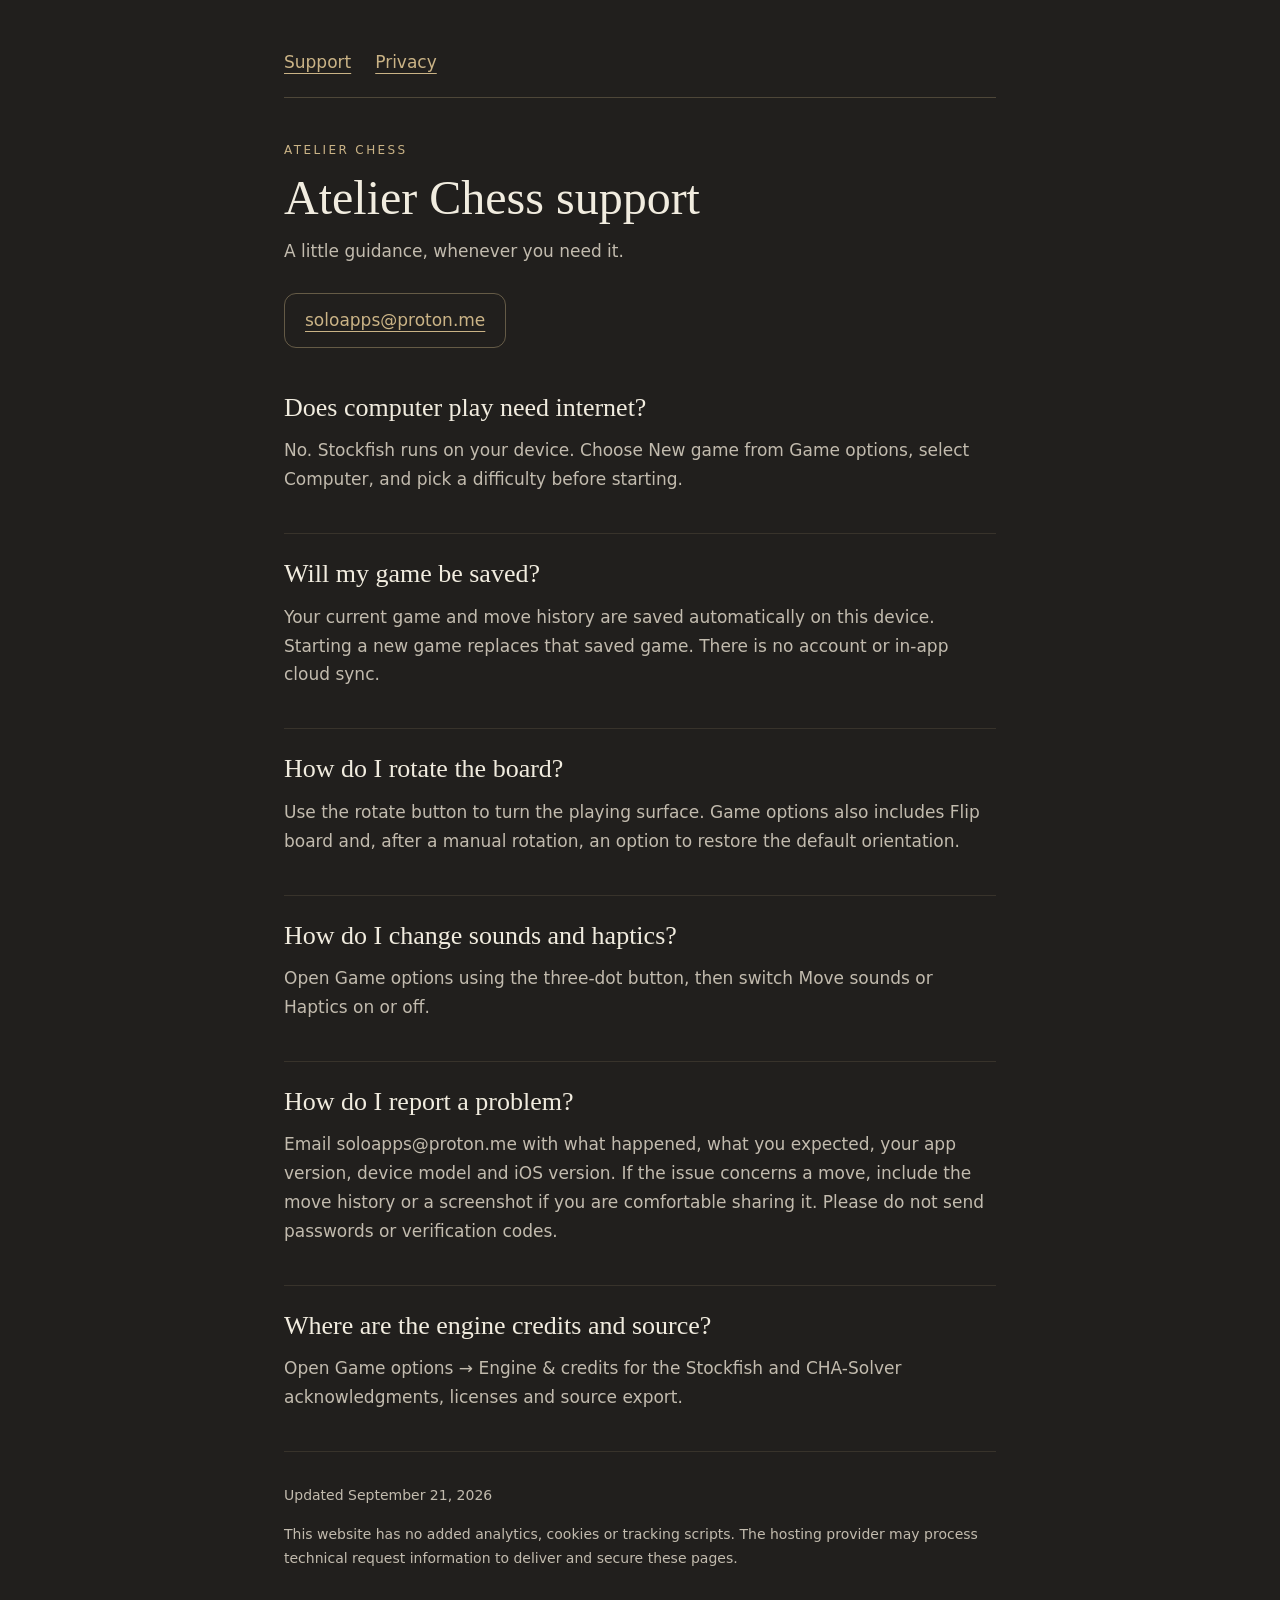
<file: index.html>
<!doctype html><html lang="en"><head><meta charset="utf-8"><meta name="viewport" content="width=device-width,initial-scale=1"><title>Atelier Chess support · Atelier Chess</title><meta name="description" content="A little guidance, whenever you need it."><link rel="stylesheet" href="style.css"><link rel="icon" href="favicon.svg" type="image/svg+xml"></head><body><main><nav aria-label="Main"><a href="index.html">Support</a><a href="privacy.html">Privacy</a></nav><header><div class="eyebrow">ATELIER CHESS</div><h1>Atelier Chess support</h1><p>A little guidance, whenever you need it.</p><a class="contact" href="mailto:soloapps@proton.me?subject=Atelier%20Chess%20Support">soloapps@proton.me</a></header><section><h2>Does computer play need internet?</h2><p>No. Stockfish runs on your device. Choose New game from Game options, select Computer, and pick a difficulty before starting.</p></section><section><h2>Will my game be saved?</h2><p>Your current game and move history are saved automatically on this device. Starting a new game replaces that saved game. There is no account or in-app cloud sync.</p></section><section><h2>How do I rotate the board?</h2><p>Use the rotate button to turn the playing surface. Game options also includes Flip board and, after a manual rotation, an option to restore the default orientation.</p></section><section><h2>How do I change sounds and haptics?</h2><p>Open Game options using the three-dot button, then switch Move sounds or Haptics on or off.</p></section><section><h2>How do I report a problem?</h2><p>Email soloapps@proton.me with what happened, what you expected, your app version, device model and iOS version. If the issue concerns a move, include the move history or a screenshot if you are comfortable sharing it. Please do not send passwords or verification codes.</p></section><section><h2>Where are the engine credits and source?</h2><p>Open Game options → Engine &amp; credits for the Stockfish and CHA-Solver acknowledgments, licenses and source export.</p></section><footer><p>Updated September 21, 2026</p><p>This website has no added analytics, cookies or tracking scripts. The hosting provider may process technical request information to deliver and secure these pages.</p></footer></main></body></html>
</file>
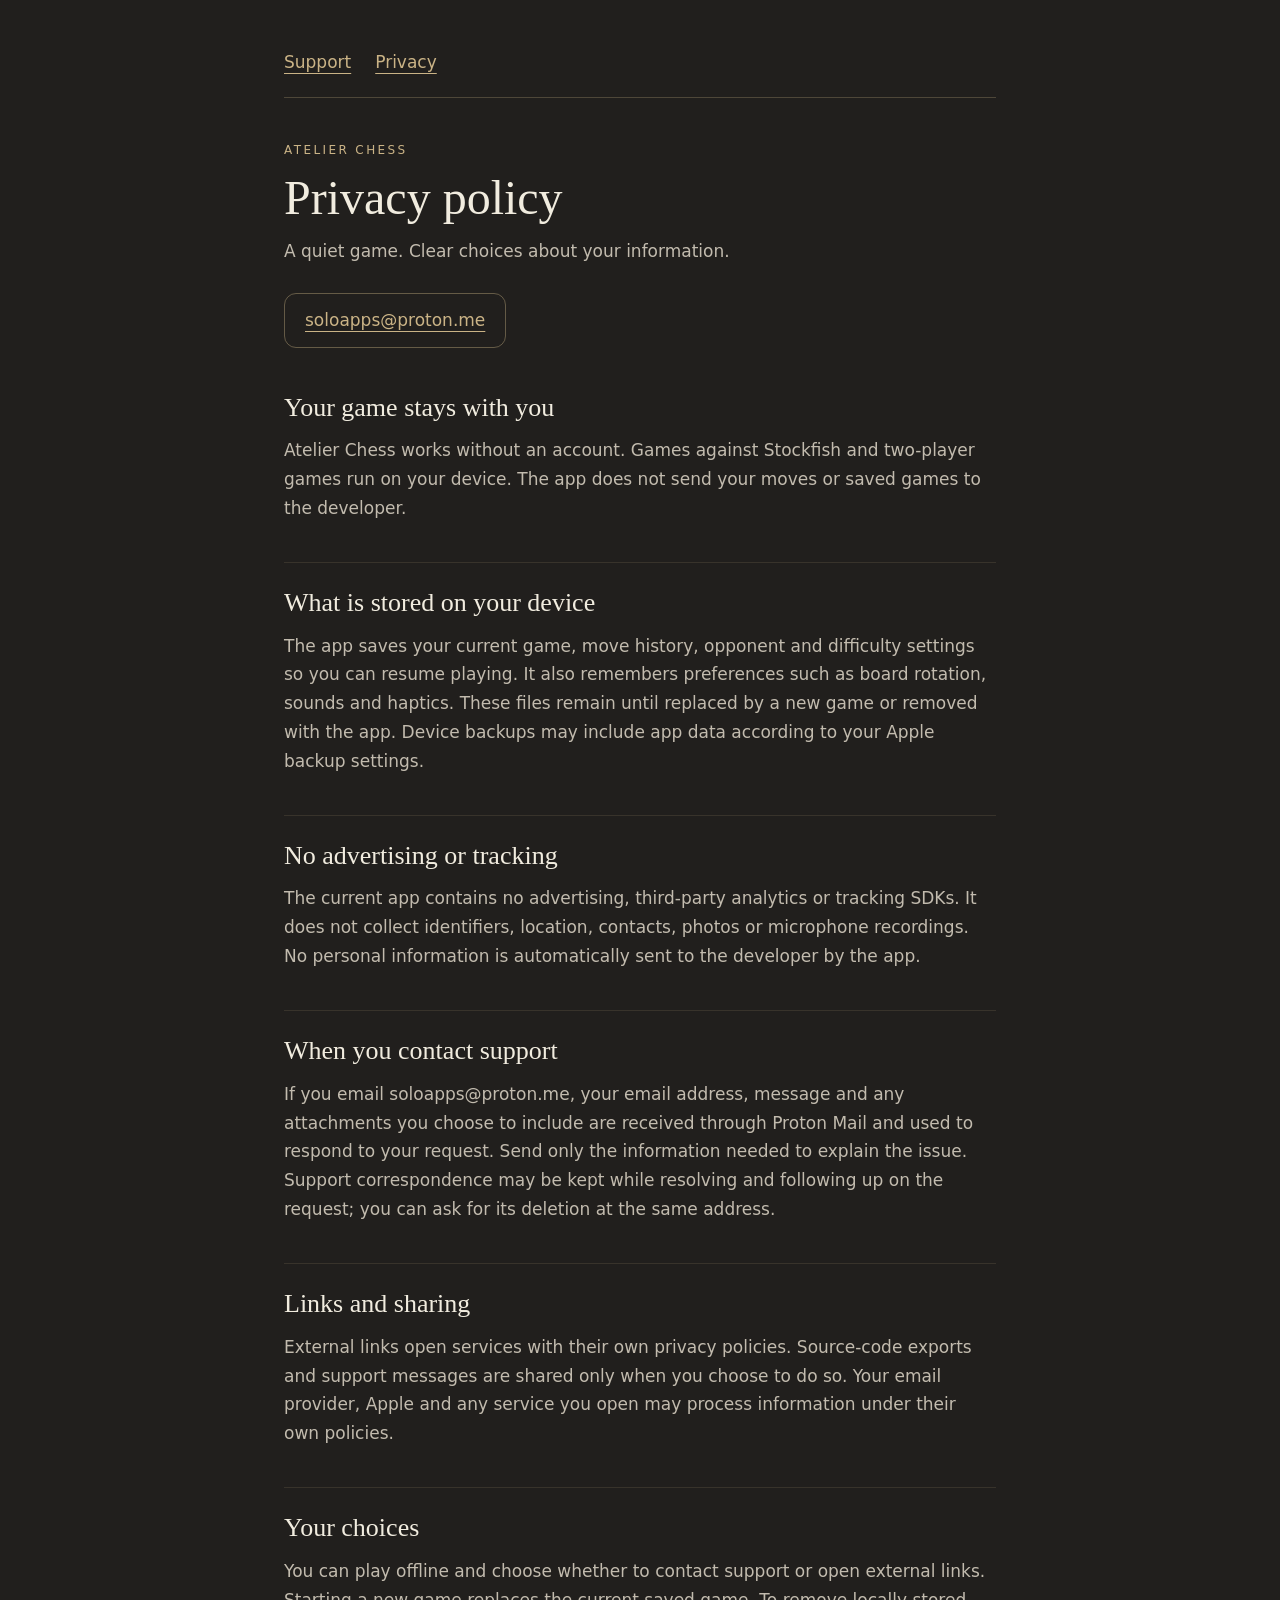
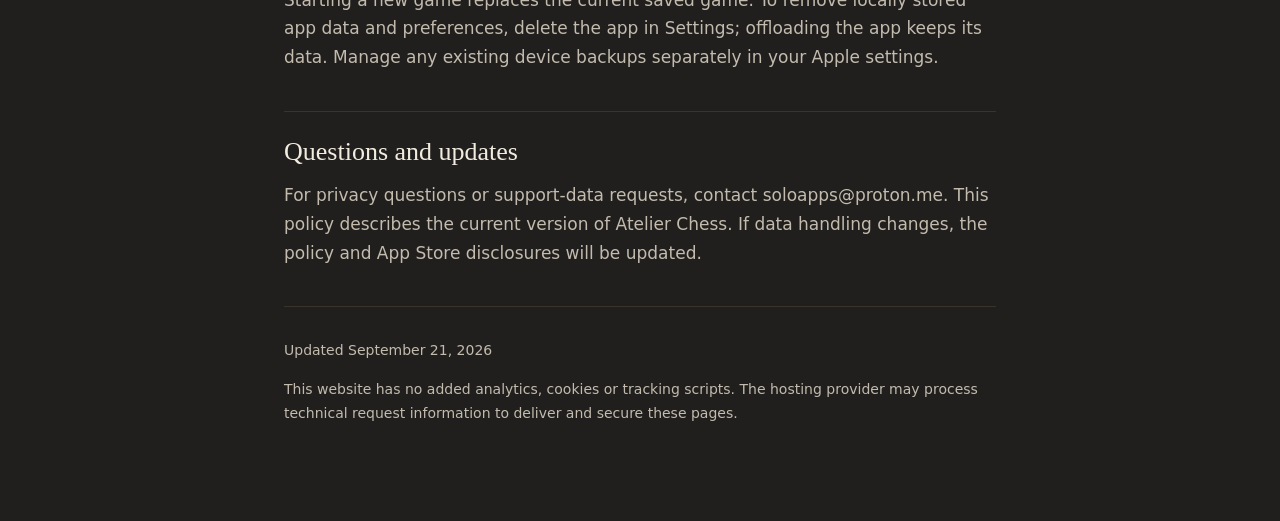
<file: privacy.html>
<!doctype html><html lang="en"><head><meta charset="utf-8"><meta name="viewport" content="width=device-width,initial-scale=1"><title>Privacy policy · Atelier Chess</title><meta name="description" content="A quiet game. Clear choices about your information."><link rel="stylesheet" href="style.css"><link rel="icon" href="favicon.svg" type="image/svg+xml"></head><body><main><nav aria-label="Main"><a href="index.html">Support</a><a href="privacy.html">Privacy</a></nav><header><div class="eyebrow">ATELIER CHESS</div><h1>Privacy policy</h1><p>A quiet game. Clear choices about your information.</p><a class="contact" href="mailto:soloapps@proton.me?subject=Atelier%20Chess%20Privacy">soloapps@proton.me</a></header><section><h2>Your game stays with you</h2><p>Atelier Chess works without an account. Games against Stockfish and two-player games run on your device. The app does not send your moves or saved games to the developer.</p></section><section><h2>What is stored on your device</h2><p>The app saves your current game, move history, opponent and difficulty settings so you can resume playing. It also remembers preferences such as board rotation, sounds and haptics. These files remain until replaced by a new game or removed with the app. Device backups may include app data according to your Apple backup settings.</p></section><section><h2>No advertising or tracking</h2><p>The current app contains no advertising, third-party analytics or tracking SDKs. It does not collect identifiers, location, contacts, photos or microphone recordings. No personal information is automatically sent to the developer by the app.</p></section><section><h2>When you contact support</h2><p>If you email soloapps@proton.me, your email address, message and any attachments you choose to include are received through Proton Mail and used to respond to your request. Send only the information needed to explain the issue. Support correspondence may be kept while resolving and following up on the request; you can ask for its deletion at the same address.</p></section><section><h2>Links and sharing</h2><p>External links open services with their own privacy policies. Source-code exports and support messages are shared only when you choose to do so. Your email provider, Apple and any service you open may process information under their own policies.</p></section><section><h2>Your choices</h2><p>You can play offline and choose whether to contact support or open external links. Starting a new game replaces the current saved game. To remove locally stored app data and preferences, delete the app in Settings; offloading the app keeps its data. Manage any existing device backups separately in your Apple settings.</p></section><section><h2>Questions and updates</h2><p>For privacy questions or support-data requests, contact soloapps@proton.me. This policy describes the current version of Atelier Chess. If data handling changes, the policy and App Store disclosures will be updated.</p></section><footer><p>Updated September 21, 2026</p><p>This website has no added analytics, cookies or tracking scripts. The hosting provider may process technical request information to deliver and secure these pages.</p></footer></main></body></html>
</file>
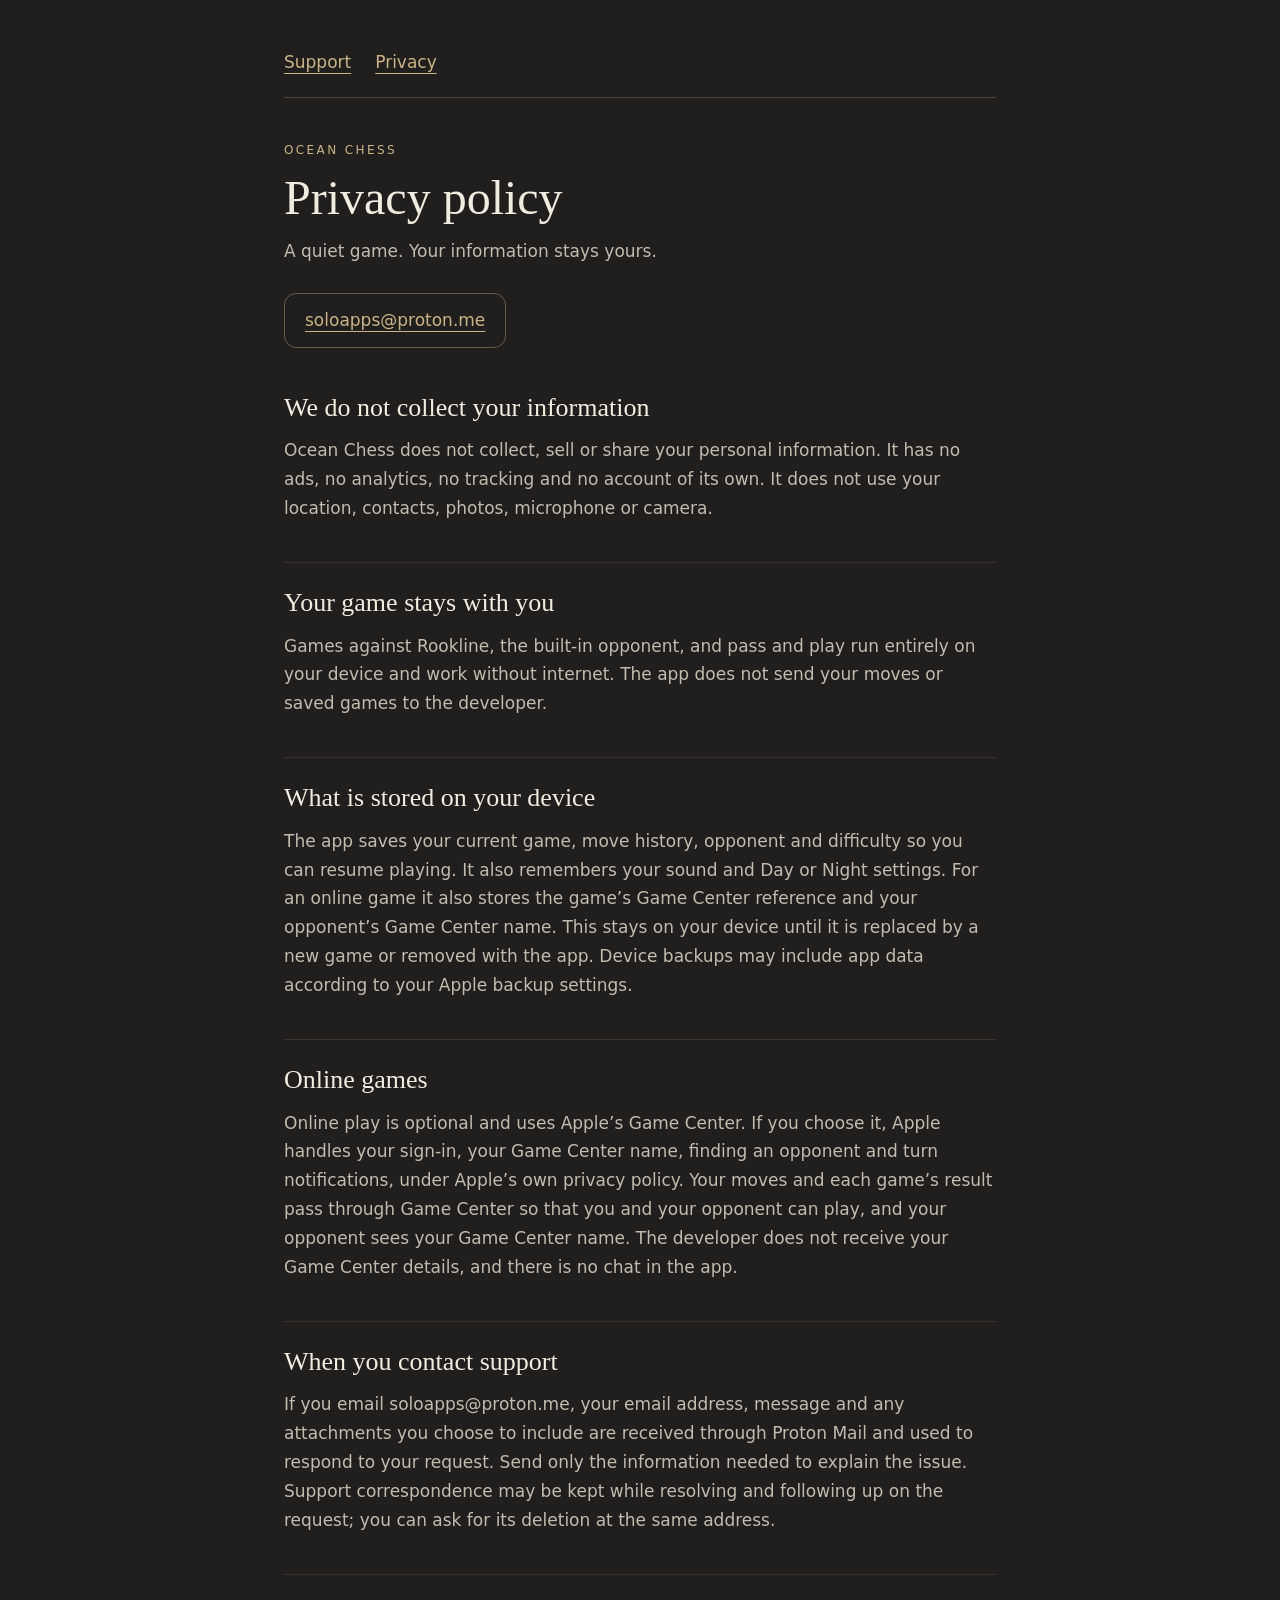
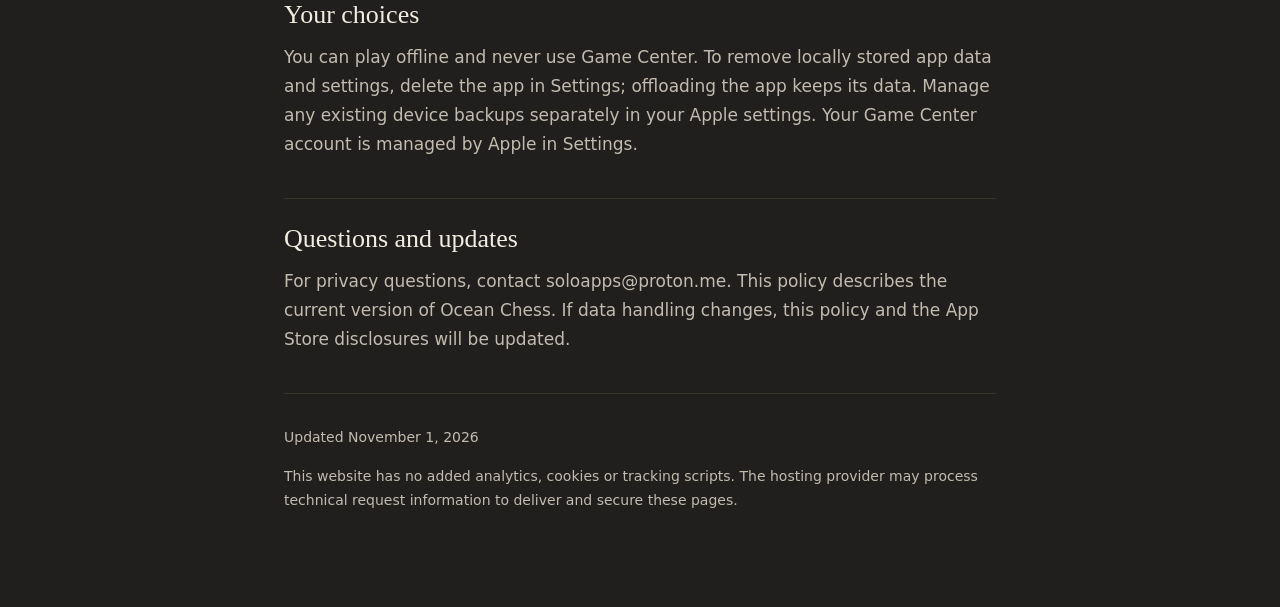
<file: ocean-chess/privacy.html>
<!doctype html><html lang="en"><head><meta charset="utf-8"><meta name="viewport" content="width=device-width,initial-scale=1"><title>Privacy policy · Ocean Chess</title><meta name="description" content="Ocean Chess does not collect your information."><link rel="icon" href="../favicon.svg" type="image/svg+xml"><link rel="stylesheet" href="../style.css"></head><body><main><nav aria-label="Main"><a href="support.html">Support</a><a href="privacy.html" aria-current="page">Privacy</a></nav><header><div class="eyebrow">OCEAN CHESS</div><h1>Privacy policy</h1><p>A quiet game. Your information stays yours.</p><a class="contact" href="mailto:soloapps@proton.me?subject=Ocean%20Chess%20Privacy">soloapps@proton.me</a></header><section><h2>We do not collect your information</h2><p>Ocean Chess does not collect, sell or share your personal information. It has no ads, no analytics, no tracking and no account of its own. It does not use your location, contacts, photos, microphone or camera.</p></section><section><h2>Your game stays with you</h2><p>Games against Rookline, the built-in opponent, and pass and play run entirely on your device and work without internet. The app does not send your moves or saved games to the developer.</p></section><section><h2>What is stored on your device</h2><p>The app saves your current game, move history, opponent and difficulty so you can resume playing. It also remembers your sound and Day or Night settings. For an online game it also stores the game’s Game Center reference and your opponent’s Game Center name. This stays on your device until it is replaced by a new game or removed with the app. Device backups may include app data according to your Apple backup settings.</p></section><section><h2>Online games</h2><p>Online play is optional and uses Apple’s Game Center. If you choose it, Apple handles your sign-in, your Game Center name, finding an opponent and turn notifications, under Apple’s own privacy policy. Your moves and each game’s result pass through Game Center so that you and your opponent can play, and your opponent sees your Game Center name. The developer does not receive your Game Center details, and there is no chat in the app.</p></section><section><h2>When you contact support</h2><p>If you email soloapps@proton.me, your email address, message and any attachments you choose to include are received through Proton Mail and used to respond to your request. Send only the information needed to explain the issue. Support correspondence may be kept while resolving and following up on the request; you can ask for its deletion at the same address.</p></section><section><h2>Your choices</h2><p>You can play offline and never use Game Center. To remove locally stored app data and settings, delete the app in Settings; offloading the app keeps its data. Manage any existing device backups separately in your Apple settings. Your Game Center account is managed by Apple in Settings.</p></section><section><h2>Questions and updates</h2><p>For privacy questions, contact soloapps@proton.me. This policy describes the current version of Ocean Chess. If data handling changes, this policy and the App Store disclosures will be updated.</p></section><footer><p>Updated November 1, 2026</p><p>This website has no added analytics, cookies or tracking scripts. The hosting provider may process technical request information to deliver and secure these pages.</p></footer></main></body></html>
</file>
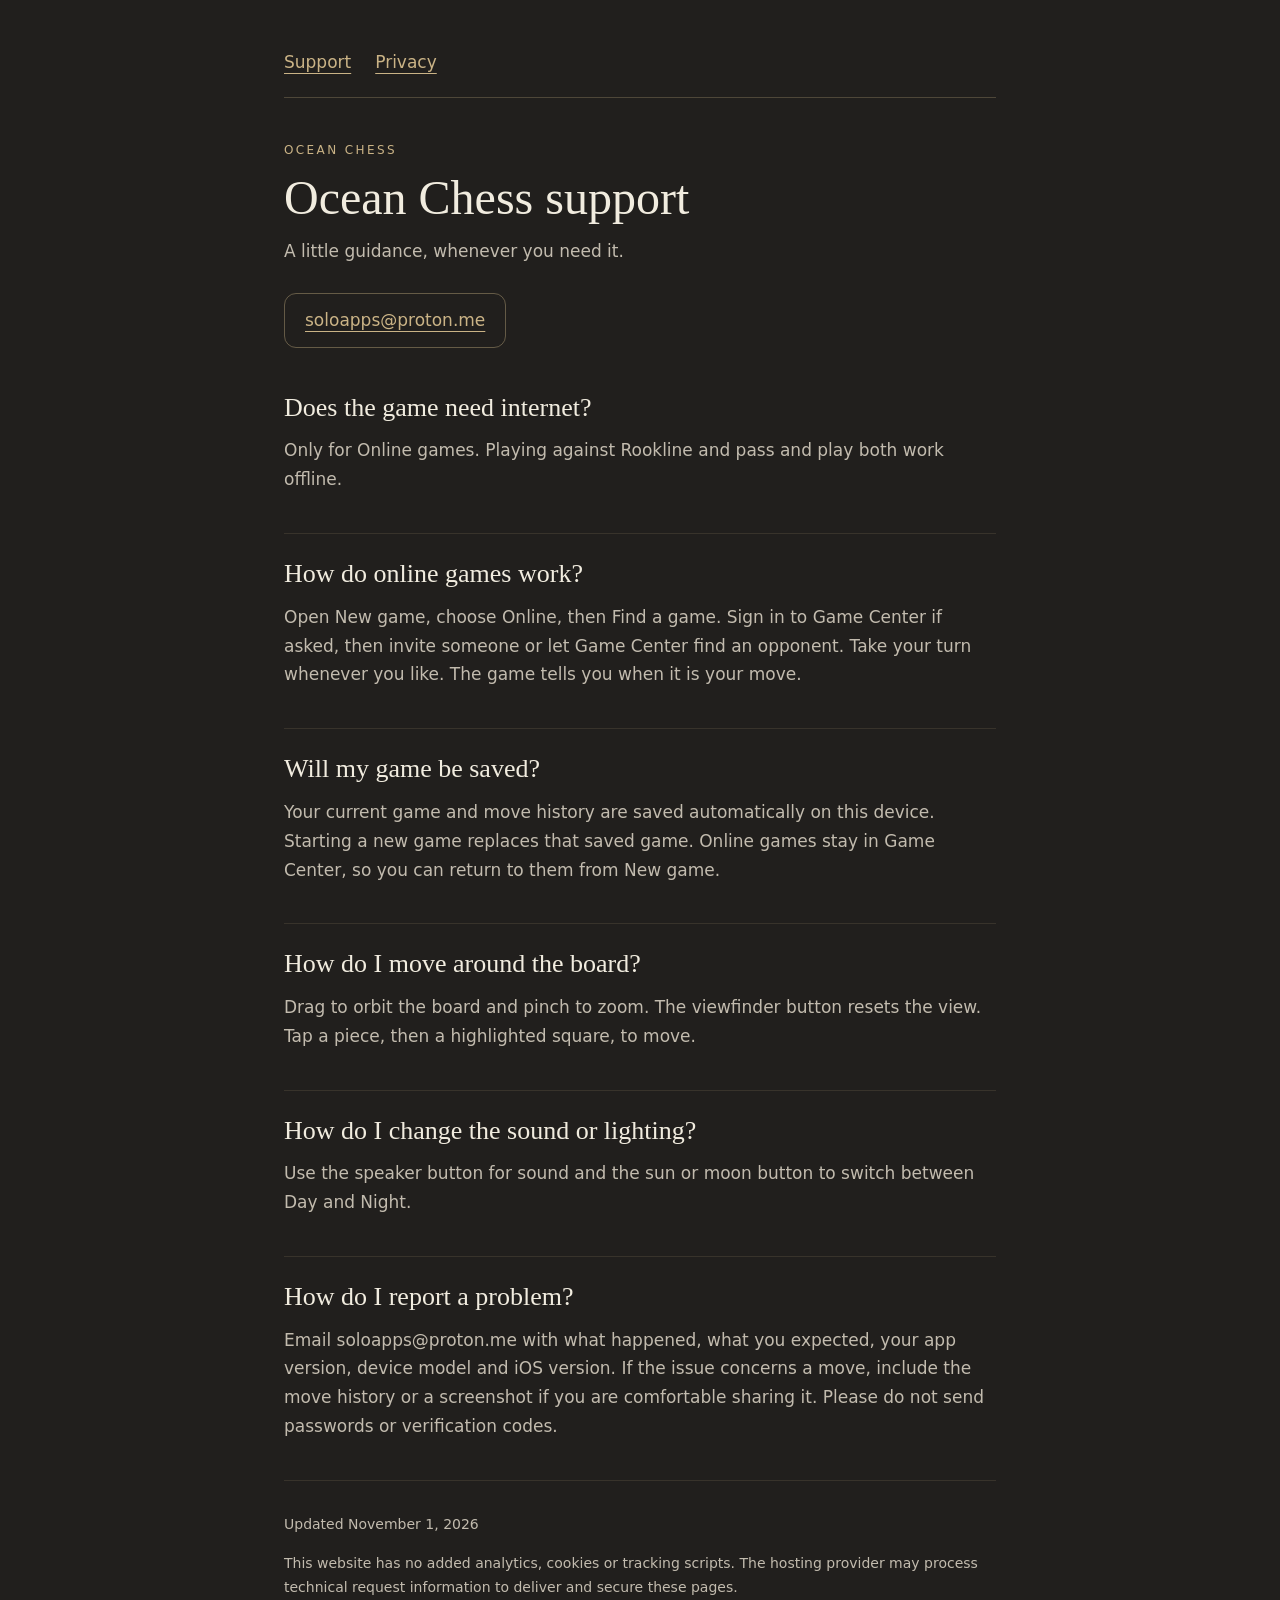
<file: ocean-chess/support.html>
<!doctype html><html lang="en"><head><meta charset="utf-8"><meta name="viewport" content="width=device-width,initial-scale=1"><title>Ocean Chess support</title><meta name="description" content="Help with Ocean Chess."><link rel="icon" href="../favicon.svg" type="image/svg+xml"><link rel="stylesheet" href="../style.css"></head><body><main><nav aria-label="Main"><a href="support.html" aria-current="page">Support</a><a href="privacy.html">Privacy</a></nav><header><div class="eyebrow">OCEAN CHESS</div><h1>Ocean Chess support</h1><p>A little guidance, whenever you need it.</p><a class="contact" href="mailto:soloapps@proton.me?subject=Ocean%20Chess%20Support">soloapps@proton.me</a></header><section><h2>Does the game need internet?</h2><p>Only for Online games. Playing against Rookline and pass and play both work offline.</p></section><section><h2>How do online games work?</h2><p>Open New game, choose Online, then Find a game. Sign in to Game Center if asked, then invite someone or let Game Center find an opponent. Take your turn whenever you like. The game tells you when it is your move.</p></section><section><h2>Will my game be saved?</h2><p>Your current game and move history are saved automatically on this device. Starting a new game replaces that saved game. Online games stay in Game Center, so you can return to them from New game.</p></section><section><h2>How do I move around the board?</h2><p>Drag to orbit the board and pinch to zoom. The viewfinder button resets the view. Tap a piece, then a highlighted square, to move.</p></section><section><h2>How do I change the sound or lighting?</h2><p>Use the speaker button for sound and the sun or moon button to switch between Day and Night.</p></section><section><h2>How do I report a problem?</h2><p>Email soloapps@proton.me with what happened, what you expected, your app version, device model and iOS version. If the issue concerns a move, include the move history or a screenshot if you are comfortable sharing it. Please do not send passwords or verification codes.</p></section><footer><p>Updated November 1, 2026</p><p>This website has no added analytics, cookies or tracking scripts. The hosting provider may process technical request information to deliver and secure these pages.</p></footer></main></body></html>
</file>
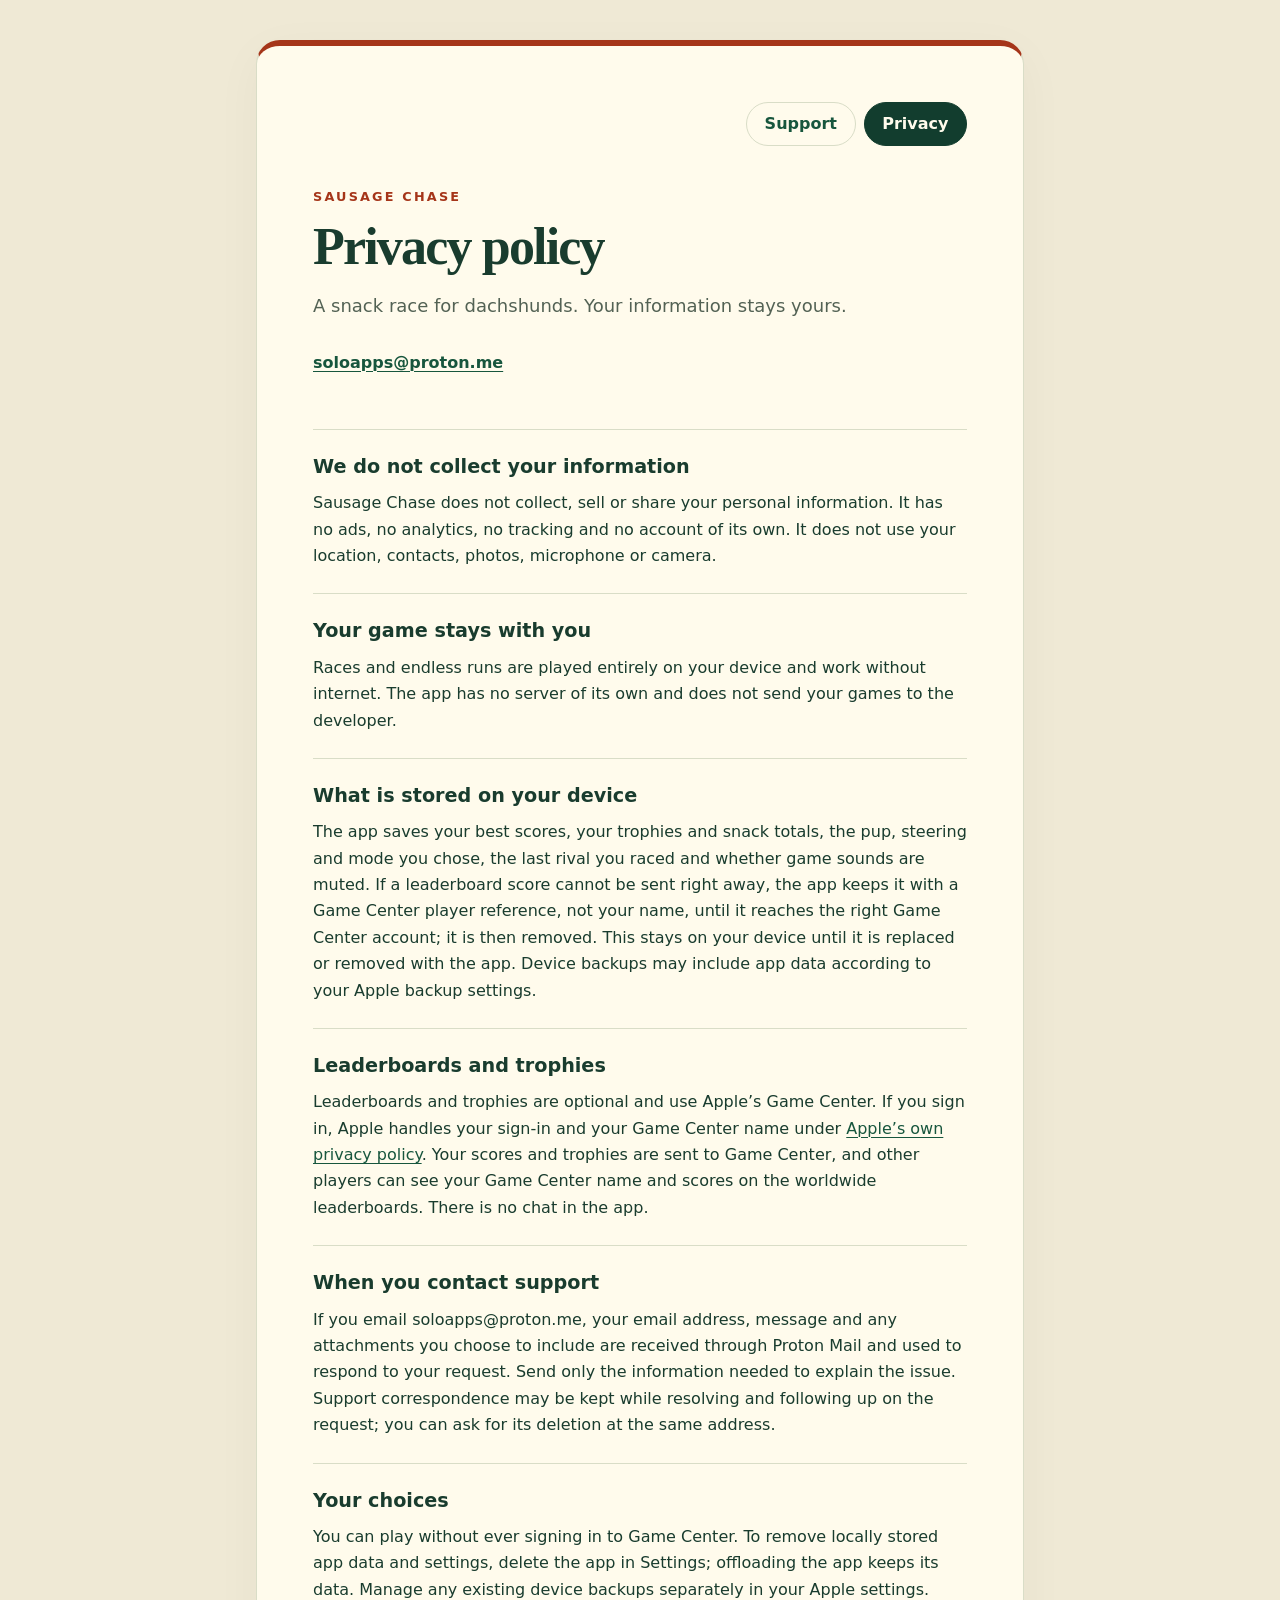
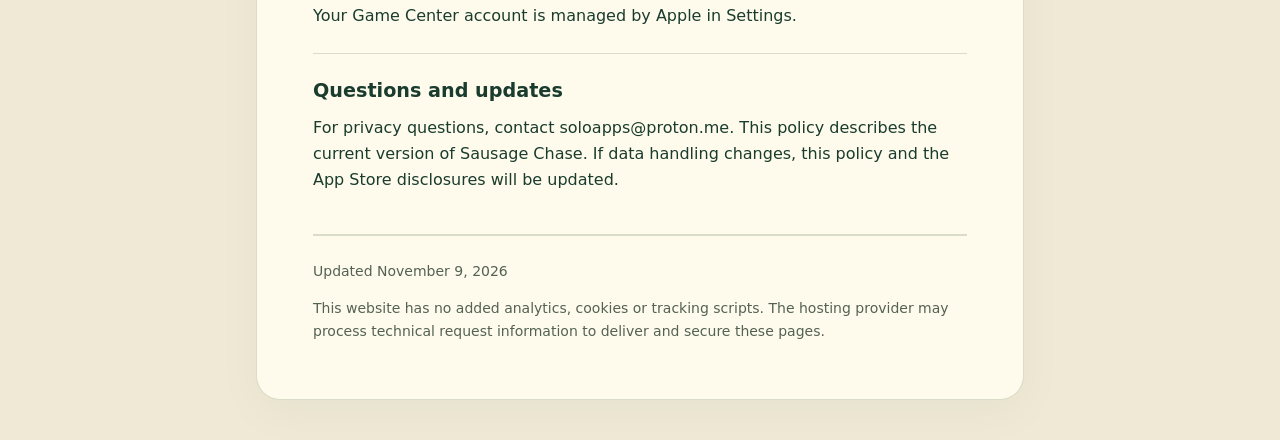
<file: sausage-chase/privacy.html>
<!doctype html>
<html lang="en">
<head>
<meta charset="utf-8">
<meta name="viewport" content="width=device-width,initial-scale=1">
<meta name="theme-color" content="#123d2e">
<title>Privacy policy · Sausage Chase</title>
<meta name="description" content="Sausage Chase does not collect your information.">
<link rel="icon" href="favicon.svg" type="image/svg+xml">
<link rel="stylesheet" href="style.css">
</head>
<body>
<main>
<nav aria-label="Main"><a href="support.html">Support</a><a href="privacy.html" aria-current="page">Privacy</a></nav>
<header>
<div class="eyebrow">SAUSAGE CHASE</div>
<h1>Privacy policy</h1>
<p>A snack race for dachshunds. Your information stays yours.</p>
<a class="contact" href="mailto:soloapps@proton.me?subject=Sausage%20Chase%20Privacy">soloapps@proton.me</a>
</header>
<section>
<h2>We do not collect your information</h2>
<p>Sausage Chase does not collect, sell or share your personal information. It has no ads, no analytics, no tracking and no account of its own. It does not use your location, contacts, photos, microphone or camera.</p>
</section>
<section>
<h2>Your game stays with you</h2>
<p>Races and endless runs are played entirely on your device and work without internet. The app has no server of its own and does not send your games to the developer.</p>
</section>
<section>
<h2>What is stored on your device</h2>
<p>The app saves your best scores, your trophies and snack totals, the pup, steering and mode you chose, the last rival you raced and whether game sounds are muted. If a leaderboard score cannot be sent right away, the app keeps it with a Game Center player reference, not your name, until it reaches the right Game Center account; it is then removed. This stays on your device until it is replaced or removed with the app. Device backups may include app data according to your Apple backup settings.</p>
</section>
<section>
<h2>Leaderboards and trophies</h2>
<p>Leaderboards and trophies are optional and use Apple’s Game Center. If you sign in, Apple handles your sign-in and your Game Center name under <a href="https://www.apple.com/legal/privacy/">Apple’s own privacy policy</a>. Your scores and trophies are sent to Game Center, and other players can see your Game Center name and scores on the worldwide leaderboards. There is no chat in the app.</p>
</section>
<section>
<h2>When you contact support</h2>
<p>If you email soloapps@proton.me, your email address, message and any attachments you choose to include are received through Proton Mail and used to respond to your request. Send only the information needed to explain the issue. Support correspondence may be kept while resolving and following up on the request; you can ask for its deletion at the same address.</p>
</section>
<section>
<h2>Your choices</h2>
<p>You can play without ever signing in to Game Center. To remove locally stored app data and settings, delete the app in Settings; offloading the app keeps its data. Manage any existing device backups separately in your Apple settings. Your Game Center account is managed by Apple in Settings.</p>
</section>
<section>
<h2>Questions and updates</h2>
<p>For privacy questions, contact soloapps@proton.me. This policy describes the current version of Sausage Chase. If data handling changes, this policy and the App Store disclosures will be updated.</p>
</section>
<footer>
<p>Updated November 9, 2026</p>
<p>This website has no added analytics, cookies or tracking scripts. The hosting provider may process technical request information to deliver and secure these pages.</p>
</footer>
</main>
</body>
</html>
</file>
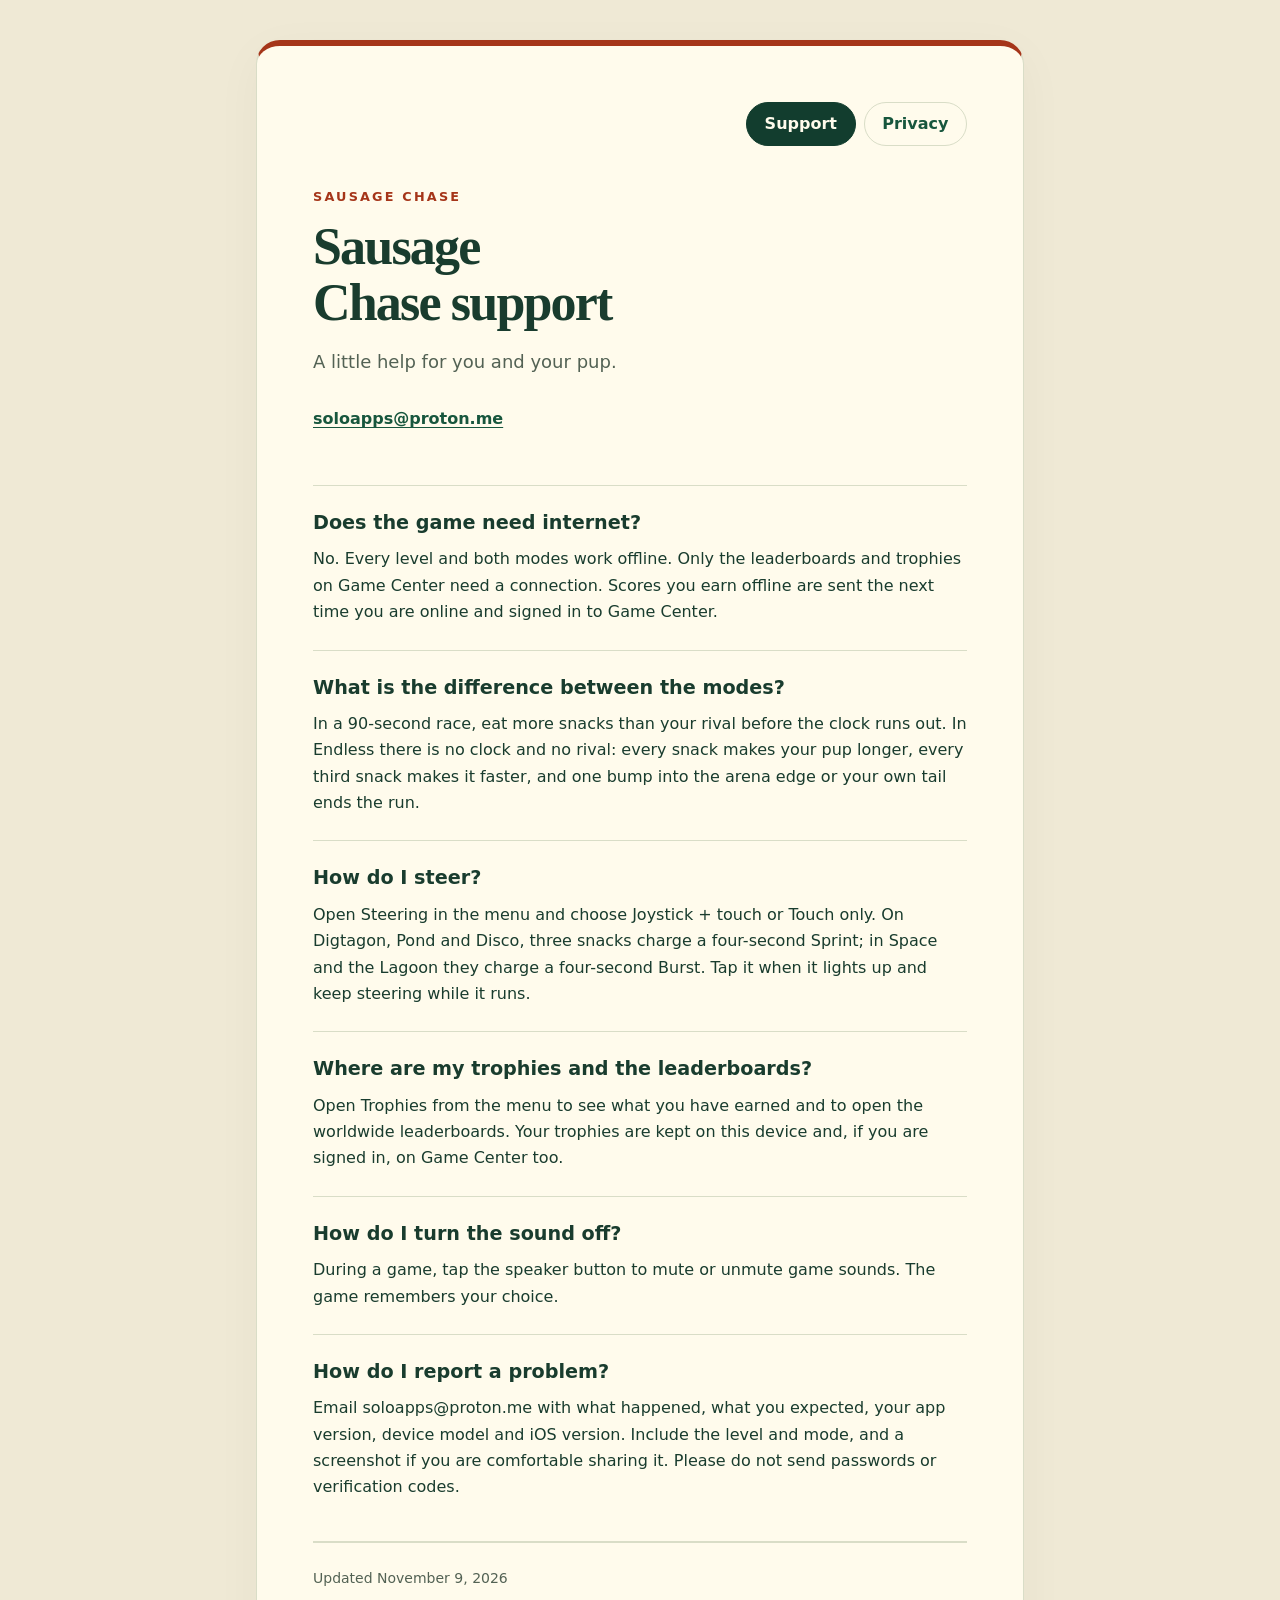
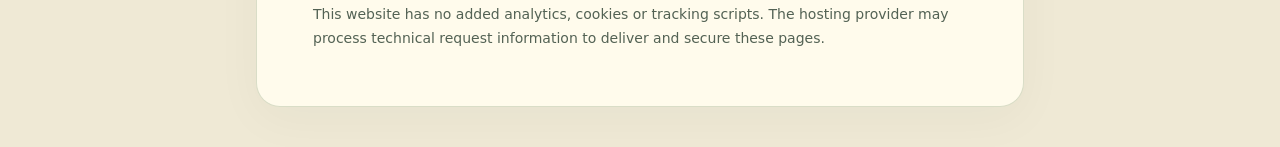
<file: sausage-chase/support.html>
<!doctype html>
<html lang="en">
<head>
<meta charset="utf-8">
<meta name="viewport" content="width=device-width,initial-scale=1">
<meta name="theme-color" content="#123d2e">
<title>Sausage Chase support</title>
<meta name="description" content="Help with Sausage Chase.">
<link rel="icon" href="favicon.svg" type="image/svg+xml">
<link rel="stylesheet" href="style.css">
</head>
<body>
<main>
<nav aria-label="Main"><a href="support.html" aria-current="page">Support</a><a href="privacy.html">Privacy</a></nav>
<header>
<div class="eyebrow">SAUSAGE CHASE</div>
<h1>Sausage Chase support</h1>
<p>A little help for you and your pup.</p>
<a class="contact" href="mailto:soloapps@proton.me?subject=Sausage%20Chase%20Support">soloapps@proton.me</a>
</header>
<section>
<h2>Does the game need internet?</h2>
<p>No. Every level and both modes work offline. Only the leaderboards and trophies on Game Center need a connection. Scores you earn offline are sent the next time you are online and signed in to Game Center.</p>
</section>
<section>
<h2>What is the difference between the modes?</h2>
<p>In a 90-second race, eat more snacks than your rival before the clock runs out. In Endless there is no clock and no rival: every snack makes your pup longer, every third snack makes it faster, and one bump into the arena edge or your own tail ends the run.</p>
</section>
<section>
<h2>How do I steer?</h2>
<p>Open Steering in the menu and choose Joystick + touch or Touch only. On Digtagon, Pond and Disco, three snacks charge a four-second Sprint; in Space and the Lagoon they charge a four-second Burst. Tap it when it lights up and keep steering while it runs.</p>
</section>
<section>
<h2>Where are my trophies and the leaderboards?</h2>
<p>Open Trophies from the menu to see what you have earned and to open the worldwide leaderboards. Your trophies are kept on this device and, if you are signed in, on Game Center too.</p>
</section>
<section>
<h2>How do I turn the sound off?</h2>
<p>During a game, tap the speaker button to mute or unmute game sounds. The game remembers your choice.</p>
</section>
<section>
<h2>How do I report a problem?</h2>
<p>Email soloapps@proton.me with what happened, what you expected, your app version, device model and iOS version. Include the level and mode, and a screenshot if you are comfortable sharing it. Please do not send passwords or verification codes.</p>
</section>
<footer>
<p>Updated November 9, 2026</p>
<p>This website has no added analytics, cookies or tracking scripts. The hosting provider may process technical request information to deliver and secure these pages.</p>
</footer>
</main>
</body>
</html>
</file>
<file: style.css>
*{box-sizing:border-box}body{margin:0;background:#211f1d;color:#f1ecdf;font:17px/1.7 system-ui,-apple-system,sans-serif}main{max-width:760px;margin:auto;padding:48px 24px 80px}nav{display:flex;gap:24px;flex-wrap:wrap;border-bottom:1px solid #cab38644;padding-bottom:20px}a{color:#cab386;text-underline-offset:5px}a:focus-visible{outline:2px solid #cab386;outline-offset:5px}header{padding:42px 0 20px}h1{font:48px/1.1 Georgia,serif;margin:12px 0}h2{font:26px/1.25 Georgia,serif;margin:0 0 12px}p{margin:0 0 15px;color:#c2bbae}section{padding:24px 0;border-bottom:1px solid #cab38622}.eyebrow{letter-spacing:.2em;font-size:12px;color:#cab386}.contact{display:inline-block;padding:12px 20px;border:1px solid #cab38666;border-radius:12px;margin-top:12px}footer{margin-top:32px;font-size:14px} @media(max-width:440px){main{padding:24px 20px 48px}h1{font-size:38px}}
</file>
<file: sausage-chase/style.css>
:root {
  color-scheme: light dark;
  --page: #efe9d5;
  --paper: #fffbec;
  --ink: #193c2e;
  --muted: #536254;
  --accent: #a53519;
  --line: #d9ddc7;
  --link: #17563d;
  --link-hover: #873418;
  --nav-selected: #123d2e;
  --nav-text: #fffbec;
}

* { box-sizing: border-box; }

html {
  font-family: ui-sans-serif, system-ui, -apple-system, BlinkMacSystemFont, "Segoe UI", sans-serif;
  font-size: 100%;
  line-height: 1.65;
  background: var(--page);
  color: var(--ink);
  -webkit-text-size-adjust: 100%;
  text-size-adjust: 100%;
}

body { margin: 0; padding: 2.5rem 1rem; }

main {
  width: 100%;
  max-width: 48rem;
  margin-inline: auto;
  padding: clamp(1.25rem, 5vw, 3.5rem);
  border: 1px solid var(--line);
  border-top: 0.4rem solid var(--accent);
  border-radius: 1.5rem;
  background: var(--paper);
  box-shadow: 0 0.75rem 3rem #193c2e0a;
}

nav {
  display: flex;
  flex-wrap: wrap;
  justify-content: flex-end;
  gap: 0.5rem;
  margin-bottom: 2.5rem;
}

a {
  color: var(--link);
  text-underline-offset: 0.18em;
  text-decoration-thickness: 0.08em;
  overflow-wrap: anywhere;
}

a:hover { color: var(--link-hover); }

a:focus-visible {
  outline: 3px solid var(--accent);
  outline-offset: 4px;
  border-radius: 0.2rem;
}

nav a {
  display: inline-flex;
  min-height: 2.75rem;
  align-items: center;
  padding: 0.4rem 1.1rem;
  border: 1px solid var(--line);
  border-radius: 2rem;
  font-weight: 650;
  text-decoration: none;
}

nav a:hover { text-decoration: underline; }

nav a[aria-current="page"] {
  color: var(--nav-text);
  background: var(--nav-selected);
  border-color: var(--nav-selected);
}

header { margin-bottom: 2.75rem; }

.eyebrow {
  margin-bottom: 0.75rem;
  color: var(--accent);
  font-size: 0.8rem;
  font-weight: 800;
  letter-spacing: 0.17em;
}

h1 {
  max-width: 15ch;
  margin: 0 0 1rem;
  font-family: ui-serif, Georgia, "Times New Roman", serif;
  font-size: clamp(2.25rem, 6vw, 3.25rem);
  line-height: 1.08;
  letter-spacing: -0.035em;
  text-wrap: balance;
}

header p {
  margin: 0 0 1.25rem;
  color: var(--muted);
  font-size: 1.125rem;
}

.contact {
  display: inline-flex;
  min-height: 2.75rem;
  align-items: center;
  max-width: 100%;
  font-weight: 650;
}

section {
  padding-block: 1.5rem;
  border-top: 1px solid var(--line);
}

h2 {
  margin: 0 0 0.65rem;
  font-size: 1.2rem;
  line-height: 1.35;
  font-weight: 750;
  text-wrap: balance;
}

p { margin: 0 0 0.85rem; }
p:last-child { margin-bottom: 0; }

footer {
  margin-top: 1rem;
  padding-top: 1.5rem;
  border-top: 2px solid var(--line);
  color: var(--muted);
  font-size: 0.875rem;
}

@media (max-width: 30rem) {
  body { padding: 0.75rem; }
  main { border-radius: 1rem; }
  nav { justify-content: flex-start; margin-bottom: 2rem; }
}

@media (prefers-color-scheme: dark) {
  :root {
    --page: #0a1913;
    --paper: #11271c;
    --ink: #f5f0d8;
    --muted: #bdc9b5;
    --accent: #ffad80;
    --line: #36513f;
    --link: #b8e3c3;
    --link-hover: #ffb991;
    --nav-selected: #c5e1b9;
    --nav-text: #123d2e;
  }
}

@media (forced-colors: active) {
  nav a[aria-current="page"] { text-decoration: underline; }
}

@media print {
  :root {
    color-scheme: light;
    --paper: white;
    --ink: black;
    --muted: #333;
    --accent: black;
    --line: #bbb;
    --link: black;
  }
  body { padding: 0; background: white; }
  main { max-width: none; padding: 0; border: 0; box-shadow: none; }
  nav { display: none; }
  header { margin-bottom: 1.5rem; }
  h1 { font-size: 2rem; }
  h2 { break-after: avoid; }
  p { orphans: 3; widows: 3; }
}
</file>
